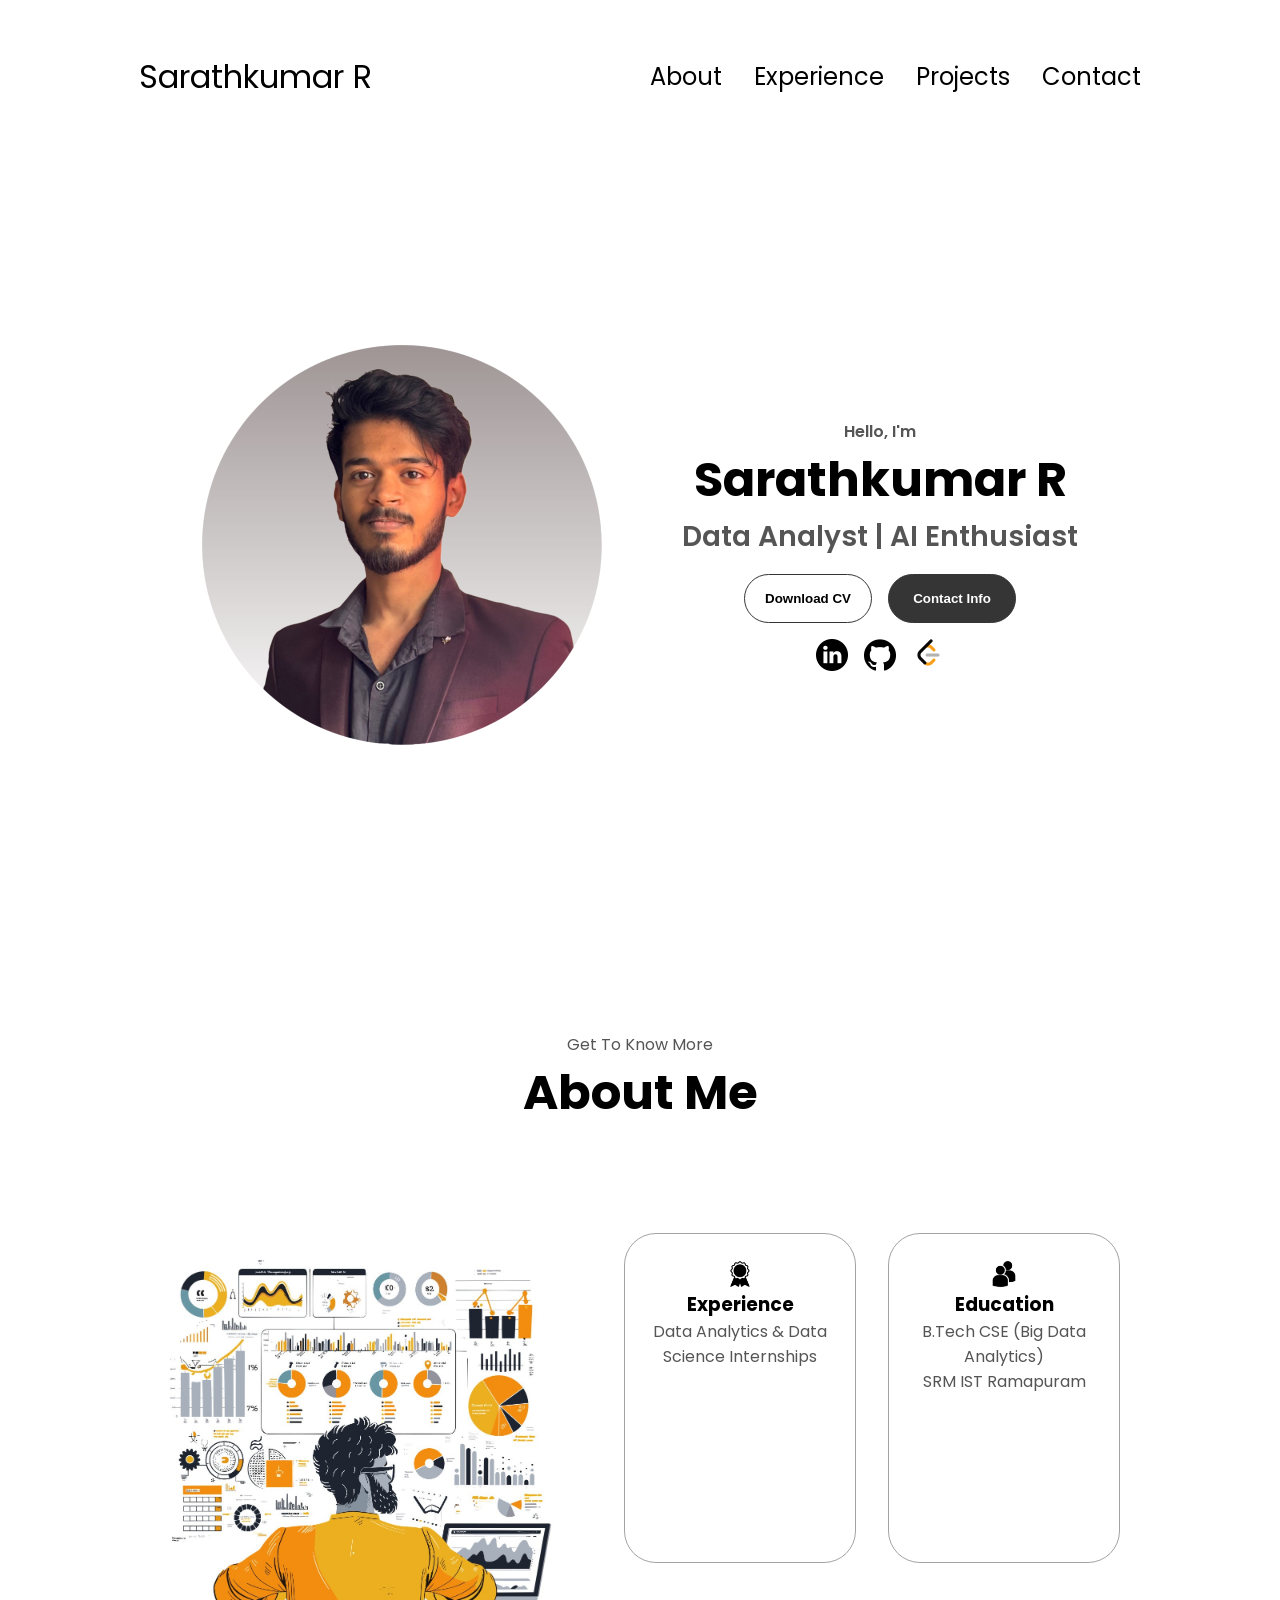
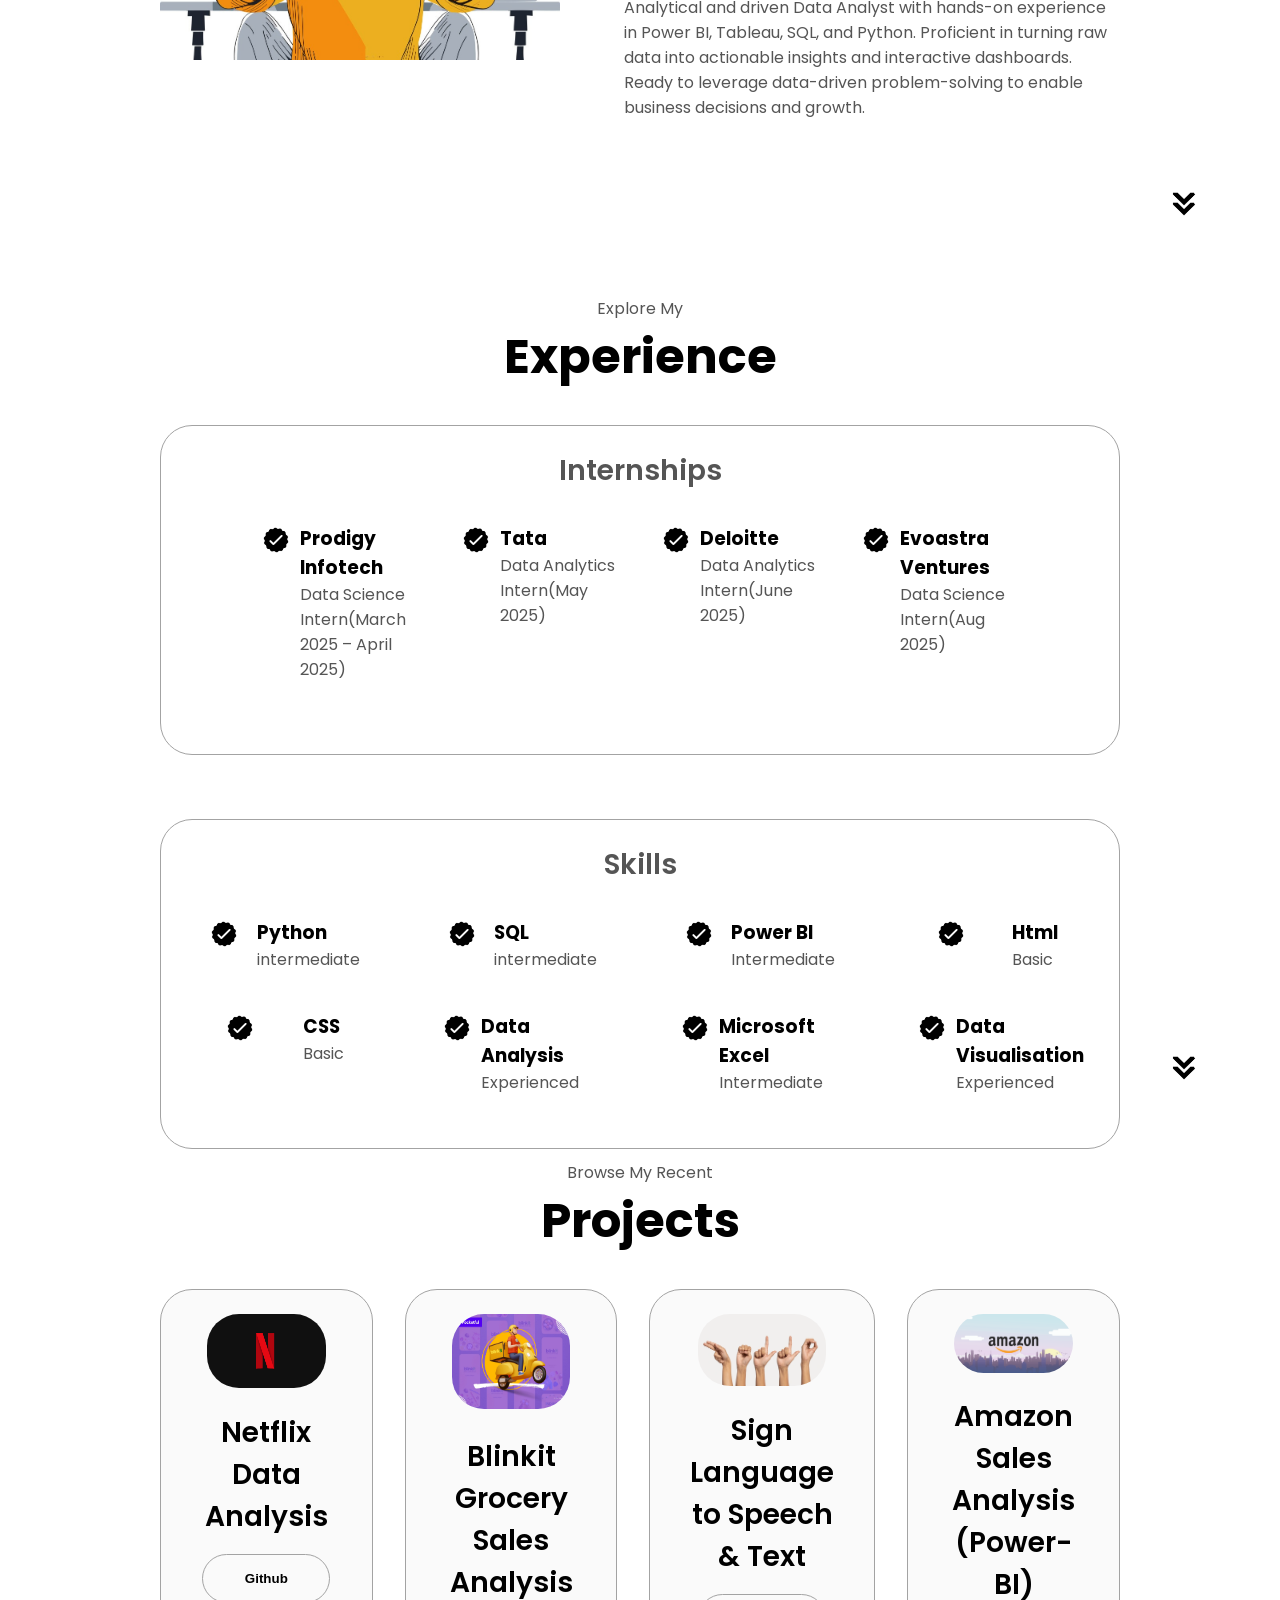
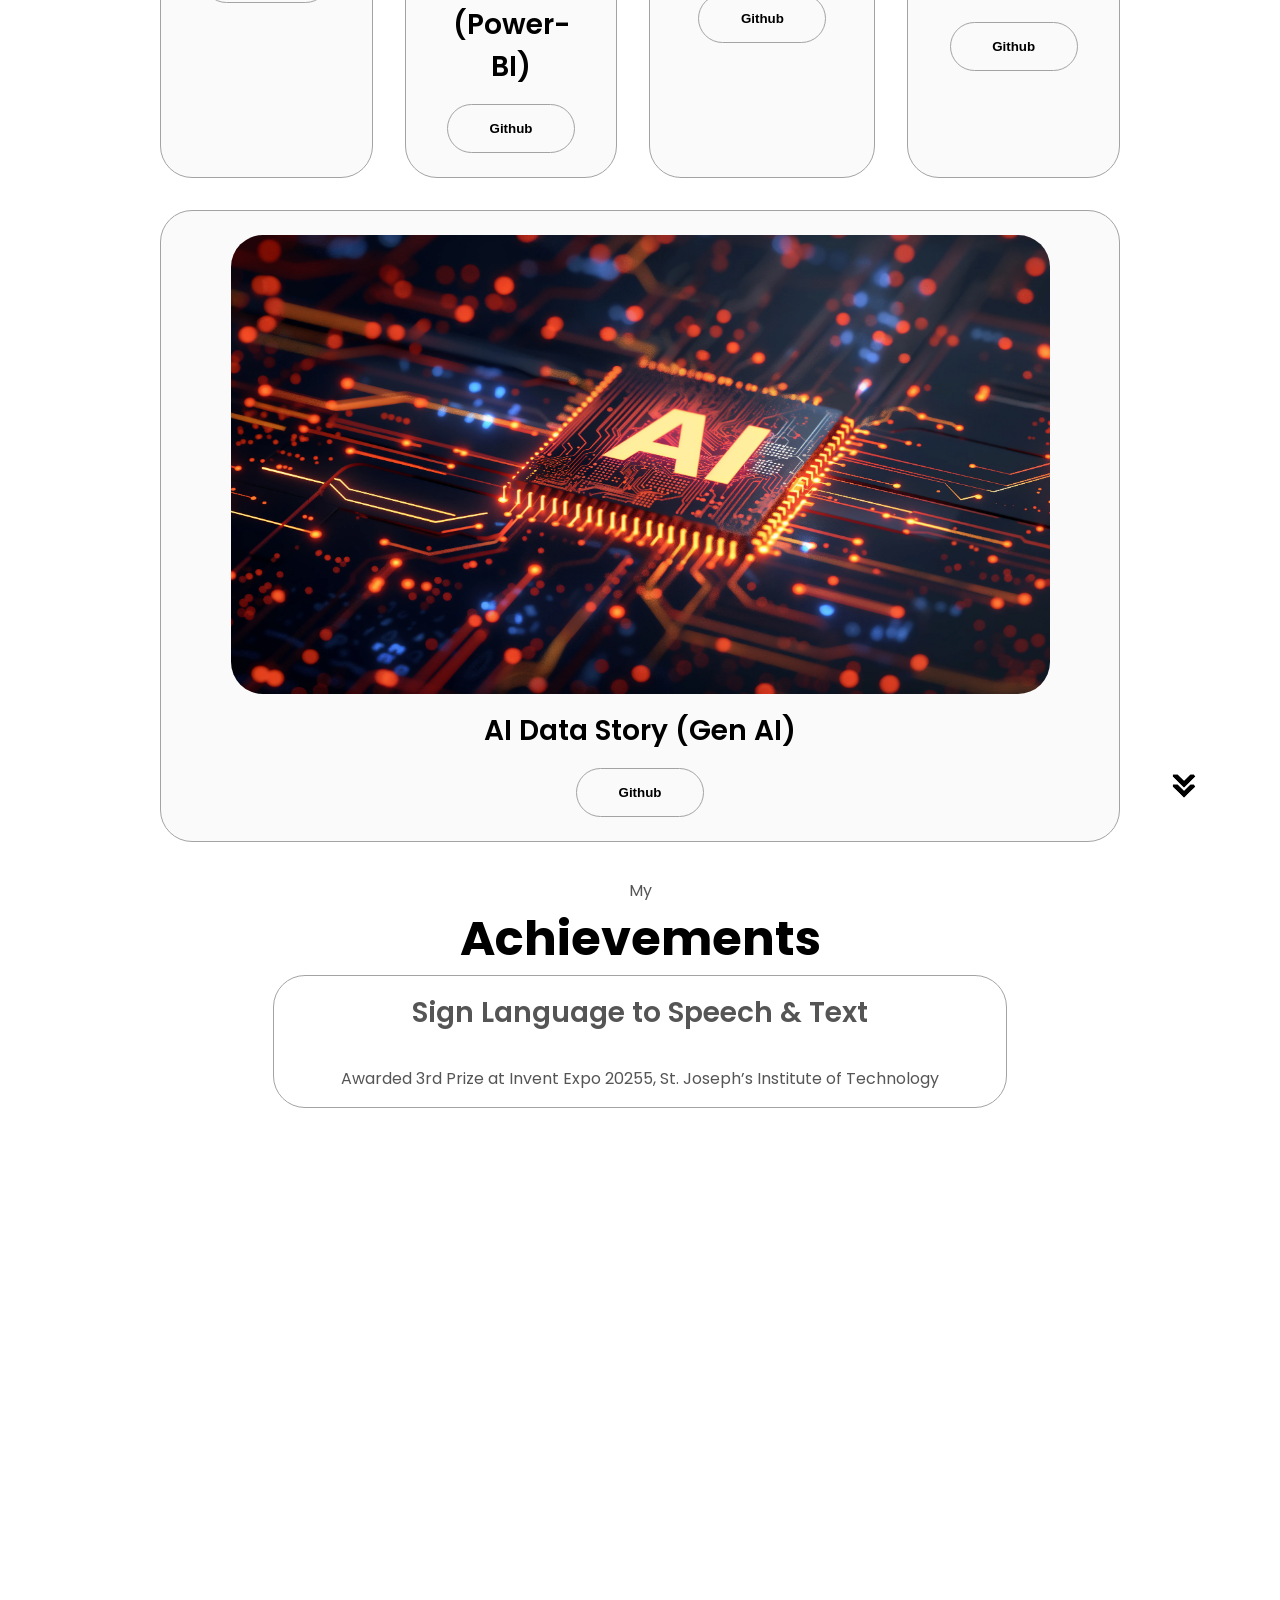
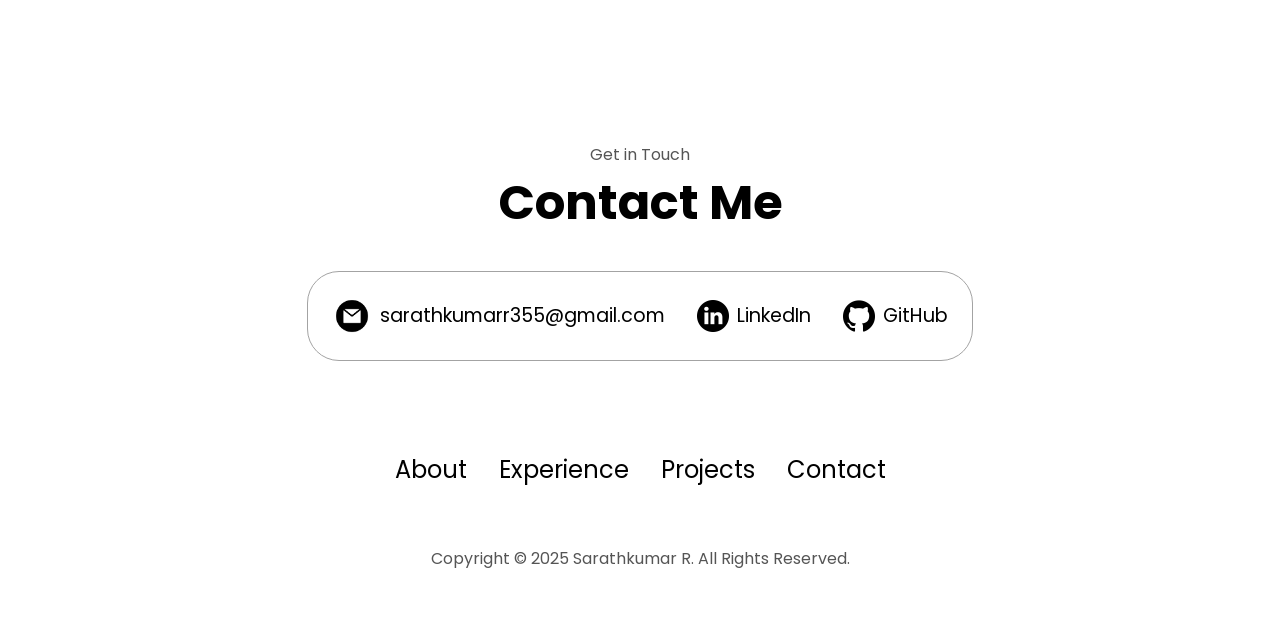
<file: index.html>
<!DOCTYPE html>
<html lang="en">
  <head>
    <meta charset="UTF-8" />
    <meta http-equiv="X-UA-Compatible" content="IE=edge" />
    <meta name="viewport" content="width=device-width, initial-scale=1.0" />
    <title>Sarathkumar R - Portfolio</title>
    <link rel="stylesheet" href="style.css" />
    <link rel="stylesheet" href="mediaqueries.css" />
  </head>
  <body>
    <!-- NAVIGATION -->
    <nav id="desktop-nav">
      <div class="logo">Sarathkumar R</div>
      <div>
        <ul class="nav-links">
          <li><a href="#about">About</a></li>
          <li><a href="#experience">Experience</a></li>
          <li><a href="#projects">Projects</a></li>
          <li><a href="#contact">Contact</a></li>
        </ul>
      </div>
    </nav>
    <nav id="hamburger-nav">
      <div class="logo">Sarathkumar R</div>
      <div class="hamburger-menu">
        <div class="hamburger-icon" onclick="toggleMenu()">
          <span></span>
          <span></span>
          <span></span>
        </div>
        <div class="menu-links">
          <li><a href="#about" onclick="toggleMenu()">About</a></li>
          <li><a href="#experience" onclick="toggleMenu()">Experience</a></li>
          <li><a href="#projects" onclick="toggleMenu()">Projects</a></li>
          <li><a href="#contact" onclick="toggleMenu()">Contact</a></li>
        </div>
      </div>
    </nav>

    <!-- PROFILE SECTION -->
    <section id="profile">
      <div class="section__pic-container">
        <img src="./assets/profile pic2.jpg" alt="Sarathkumar profile picture" />
      </div>
      <div class="section__text">
        <p class="section__text__p1">Hello, I'm</p>
        <h1 class="title">Sarathkumar R</h1>
        <p class="section__text__p2">Data Analyst | AI Enthusiast</p>
        <div class="btn-container">
          <button
            class="btn btn-color-2"
            onclick="window.open('./assets/Sarathkumar_R_Resume.pdf')"
          >
            Download CV
          </button>
          <button class="btn btn-color-1" onclick="location.href='./#contact'">
            Contact Info
          </button>
        </div>
        <div id="socials-container">
          <img
            src="./assets/linkedin.png"
            alt="My LinkedIn profile"
            class="icon"
            onclick="location.href='https://www.linkedin.com/in/sarathkumar-r-73a957294/'"
          />
          <img
            src="./assets/github.png"
            alt="My Github profile"
            class="icon"
            onclick="location.href='https://github.com/sarathkumar355'"
          />
          <img
            src="./assets/LeetCode.png"
            alt="My LeetCode profile"
            class="icon"
            onclick="location.href='https://leetcode.com/u/jlOtBkyRox/'"
          />
        </div>
      </div>
    </section>

    <!-- ABOUT SECTION -->
  <section id="about">
      <p class="section__text__p1">Get To Know More</p>
      <h1 class="title">About Me</h1>
      <div class="section-container">
        <div class="section__pic-container">
          <img src="./assets/about me.jpg" alt="Profile picture" class="about-pic" />
        </div>
        <div class="about-details-container">
          <div class="about-containers">
            <div class="details-container">
              <img src="./assets/experience.png" alt="Experience icon" class="icon" />
              <h3>Experience</h3>
              <p>Data Analytics & Data Science Internships</p>
            </div>
            <div class="details-container">
              <img src="./assets/education.png" alt="Education icon" class="icon" />
              <h3>Education</h3>
              <p>B.Tech CSE (Big Data Analytics)<br />SRM IST Ramapuram</p>
            </div>
          </div>
          <div class="text-container">
            <p>
              Analytical and driven Data Analyst with hands-on experience in Power BI, Tableau, SQL, and Python.
              Proficient in turning raw data into actionable insights and interactive dashboards. Ready to leverage
              data-driven problem-solving to enable business decisions and growth.
            </p>
          </div>
        </div>
      </div>
      <img src="./assets/arrow.png" alt="Arrow icon" class="icon arrow" onclick="location.href='./#experience'" />
    </section>

    <!-- EXPERIENCE SECTION -->
    <section id="experience">
      <p class="section__text__p1">Explore My</p>
      <h1 class="title">Experience</h1>
      <div class="experience-details-container">
        <div class="about-containers">
          <div class="details-container">
            <h2 class="experience-sub-title">Internships</h2>
            <div class="article-container">
              <article>
                <img
                  src="./assets/checkmark.png"
                  alt="Experience icon"
                  class="icon"
                />
                <div>
                  <h3>Prodigy Infotech</h3>
                  <p>Data Science Intern(March 2025 – April 2025)</p>
                </div>
              </article>
              <article>
                <img
                  src="./assets/checkmark.png"
                  alt="Experience icon"
                  class="icon"
                />
                <div>
                  <h3>Tata</h3>
                  <p>Data Analytics Intern(May 2025)</p>
                </div>
              </article>
              <article>
                <img
                  src="./assets/checkmark.png"
                  alt="Experience icon"
                  class="icon"
                />
                <div>
                  <h3>Deloitte</h3>
                  <p>Data Analytics Intern(June 2025)</p>
                </div>
              </article>
              <article>
                <img
                  src="./assets/checkmark.png"
                  alt="Experience icon"
                  class="icon"
                />
                <div>
                  <h3>Evoastra Ventures</h3>
                  <p>Data Science Intern(Aug 2025)</p>
                </div>
              </article>
              
            </div>
          </div>
      <div class="experience-details-container">
        <div class="about-containers">
          <div class="details-container">
            <h2 class="experience-sub-title">Skills</h2>
            <div class="article-container">
              <article>
                <img
                  src="./assets/checkmark.png"
                  alt="Experience icon"
                  class="icon"
                />
                <div>
                  <h3>Python</h3>
                  <p>intermediate</p>
                </div>
              </article>
              <article>
                <img
                  src="./assets/checkmark.png"
                  alt="Experience icon"
                  class="icon"
                />
                <div>
                  <h3>SQL</h3>
                  <p>intermediate</p>
                </div>
              </article>
              <article>
                <img
                  src="./assets/checkmark.png"
                  alt="Experience icon"
                  class="icon"
                />
                <div>
                  <h3>Power BI</h3>
                  <p>Intermediate</p>
                </div>
              </article>
              <article>
                <img
                  src="./assets/checkmark.png"
                  alt="Experience icon"
                  class="icon"
                />
                <div>
                  <h3>Html</h3>
                  <p>Basic</p>
                </div>
              </article>
              <article>
                <img
                  src="./assets/checkmark.png"
                  alt="Experience icon"
                  class="icon"
                />
                <div>
                  <h3>CSS</h3>
                  <p>Basic</p>
                </div>
              </article>
              <article>
                <img
                  src="./assets/checkmark.png"
                  alt="Experience icon"
                  class="icon"
                />
                <div>
                  <h3>Data Analysis</h3>
                  <p>Experienced</p>
                </div>
              </article>
              <article>
                <img
                  src="./assets/checkmark.png"
                  alt="Experience icon"
                  class="icon"
                />
                <div>
                  <h3>Microsoft Excel</h3>
                  <p>Intermediate</p>
                </div>
              </article>
              <article>
                <img
                  src="./assets/checkmark.png"
                  alt="Experience icon"
                  class="icon"
                />
                <div>
                  <h3>Data Visualisation</h3>
                  <p>Experienced</p>
                </div>
              </article>
            

      <img src="./assets/arrow.png" alt="Arrow icon" class="icon arrow" onclick="location.href='./#projects'" />
    </section>

    <!-- PROJECTS SECTION -->
    <section id="projects">
      <p class="section__text__p1">Browse My Recent</p>
      <h1 class="title">Projects</h1>
      <div class="experience-details-container">
        <div class="about-containers">
          <div class="details-container color-container">
            <div class="article-container">
              <img src="./assets/netflix.jpg" alt="Project 1" class="project-img" />
            </div>
            <h2 class="experience-sub-title project-title">Netflix Data Analysis</h2>
            <div class="btn-container">
              <button class="btn btn-color-2 project-btn" onclick="location.href='https://github.com/sarathkumar355/Netflix_data_analysis-2021-2024-'">Github</button>
            </div>
          </div>

          <div class="details-container color-container">
            <div class="article-container">
              <img src="./assets/blinkit.jpg" alt="Project 2" class="project-img" />
            </div>
            <h2 class="experience-sub-title project-title">Blinkit Grocery Sales Analysis (Power-BI)</h2>
            <div class="btn-container">
              <button class="btn btn-color-2 project-btn" onclick="location.href='https://github.com/sarathkumar355/-Blinkit-Grocery-Sales-Analysis-PowerBi'">Github</button>
            </div>
          </div>

          <div class="details-container color-container">
            <div class="article-container">
              <img src="./assets/signlang.webp" alt="Project 3" class="project-img" />
            </div>
            <h2 class="experience-sub-title project-title">Sign Language to Speech & Text</h2>
           <div class="btn-container">
              <button class="btn btn-color-2 project-btn" onclick="location.href='https://github.com/sarathkumar355/Sign-Language-to-Speech-and-Text'">Github</button>
            </div>
          </div>
          <div class="details-container color-container">
            <div class="article-container">
              <img src="./assets/amazon.png" alt="Project 4" class="project-img" />
            </div>
            <h2 class="experience-sub-title project-title">Amazon Sales Analysis (Power-BI)</h2>
           <div class="btn-container">
              <button class="btn btn-color-2 project-btn" onclick="location.href='https://github.com/sarathkumar355/Amazon-Sales-Analysis-Power-BI'">Github</button>
            </div>
          </div>
        </div>
      </div>
      <img src="./assets/arrow.png" alt="Arrow icon" class="icon arrow" onclick="location.href='./#contact'" />
      <div class="details-container color-container">
            <div class="article-container">
              <img src="./assets/ai.webp" alt="Project 5" class="project-img" />
            </div>
            <h2 class="experience-sub-title project-title">AI Data Story (Gen AI)</h2>
           <div class="btn-container">
              <button class="btn btn-color-2 project-btn" onclick="location.href='https://github.com/sarathkumar355/AI-DATA-STORY'">Github</button>
            </div>
          </div>
        </div>
      </div>
      <img src="./assets/arrow.png" alt="Arrow icon" class="icon arrow" onclick="location.href='./#contact'" />
    </section>

    <!-- ACHIEVEMENT SECTION -->
    <section id="achievements">
      <p class="section__text__p1">My</p>
      <h1 class="title">Achievements</h1>
      <div class="details-container">
        <h2 class="experience-sub-title">Sign Language to Speech & Text</h2>
        <p>Awarded 3rd Prize at Invent Expo 20255, St. Joseph’s Institute of Technology</p>
      </div>
    </section>


    <!-- CONTACT SECTION -->
    <section id="contact">
      <p class="section__text__p1">Get in Touch</p>
      <h1 class="title">Contact Me</h1>
      <div class="contact-info-upper-container">
        <div class="contact-info-container">
          <img src="./assets/email.png" alt="Email icon" class="icon contact-icon email-icon" />
          <p><a href="mailto:sarathkumarr355@gmail.com">sarathkumarr355@gmail.com</a></p>
        </div>
        <div class="contact-info-container">
          <img src="./assets/linkedin.png" alt="LinkedIn icon" class="icon contact-icon" />
          <p><a href="https://www.linkedin.com/in/sarathkumar-r-73a957294/">LinkedIn</a></p>
        </div>
        <div class="contact-info-container">
          <img src="./assets/github.png" alt="GitHub icon" class="icon contact-icon" />
          <p><a href="https://github.com/sarathkumar355">GitHub</a></p>
        </div>
      </div>
    </section>

    <!-- FOOTER -->
    <footer>
      <nav>
        <div class="nav-links-container">
          <ul class="nav-links">
            <li><a href="#about">About</a></li>
            <li><a href="#experience">Experience</a></li>
            <li><a href="#projects">Projects</a></li>
            <li><a href="#contact">Contact</a></li>
          </ul>
        </div>
      </nav>
      <p>Copyright &#169; 2025 Sarathkumar R. All Rights Reserved.</p>
    </footer>

    <script src="script.js"></script>
  </body>
</html>
</file>
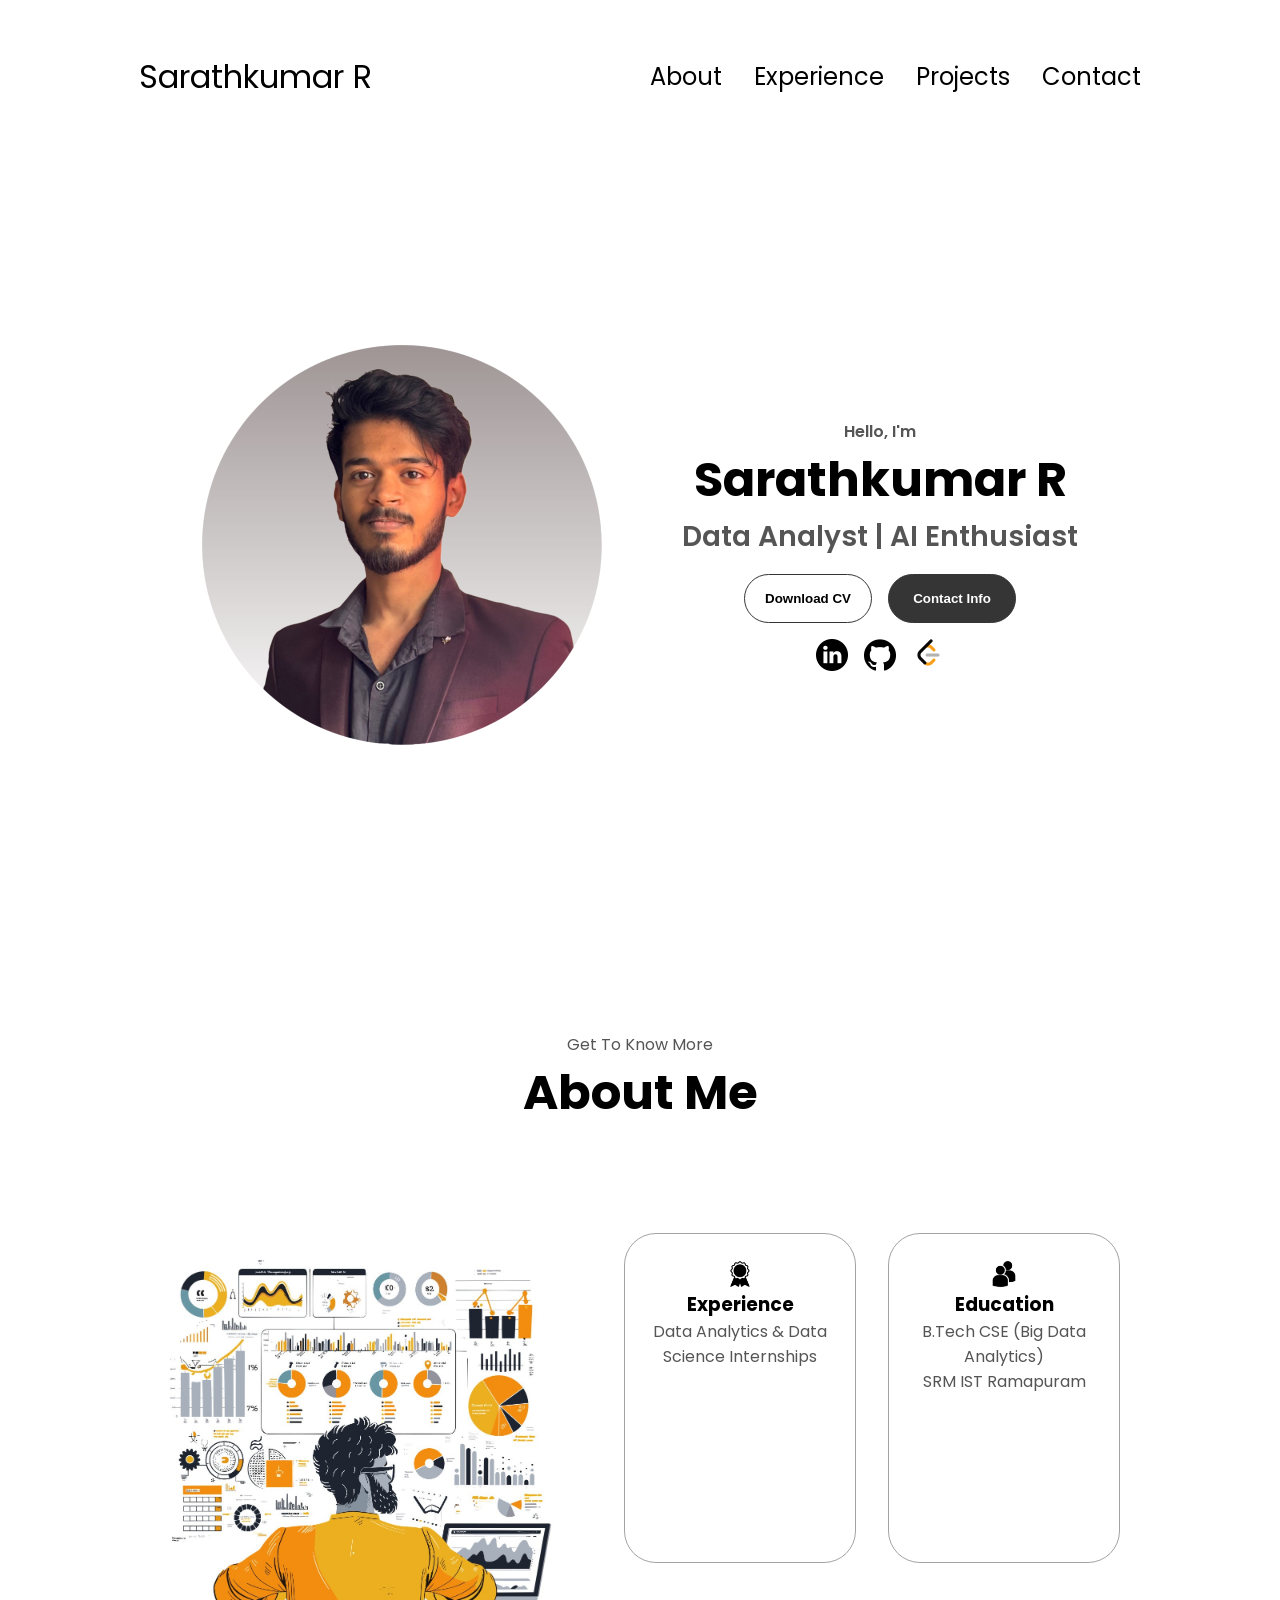
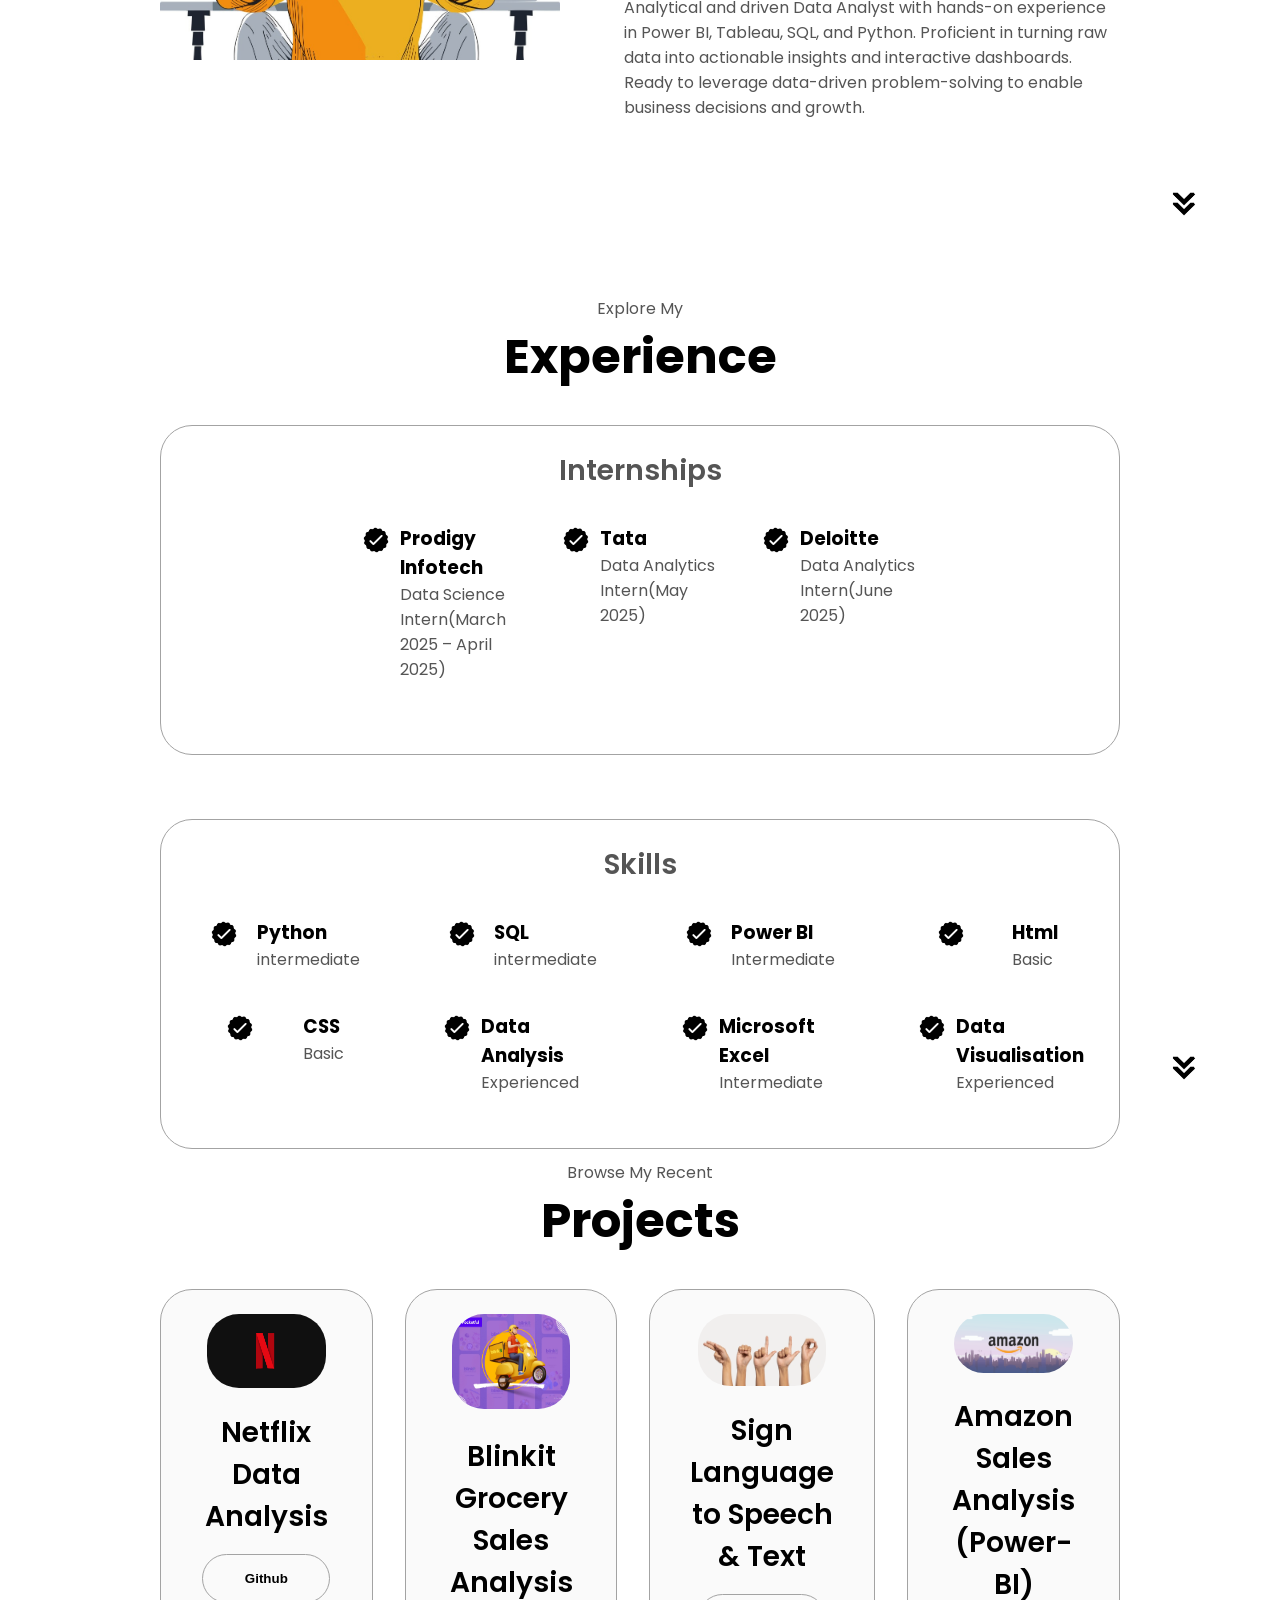
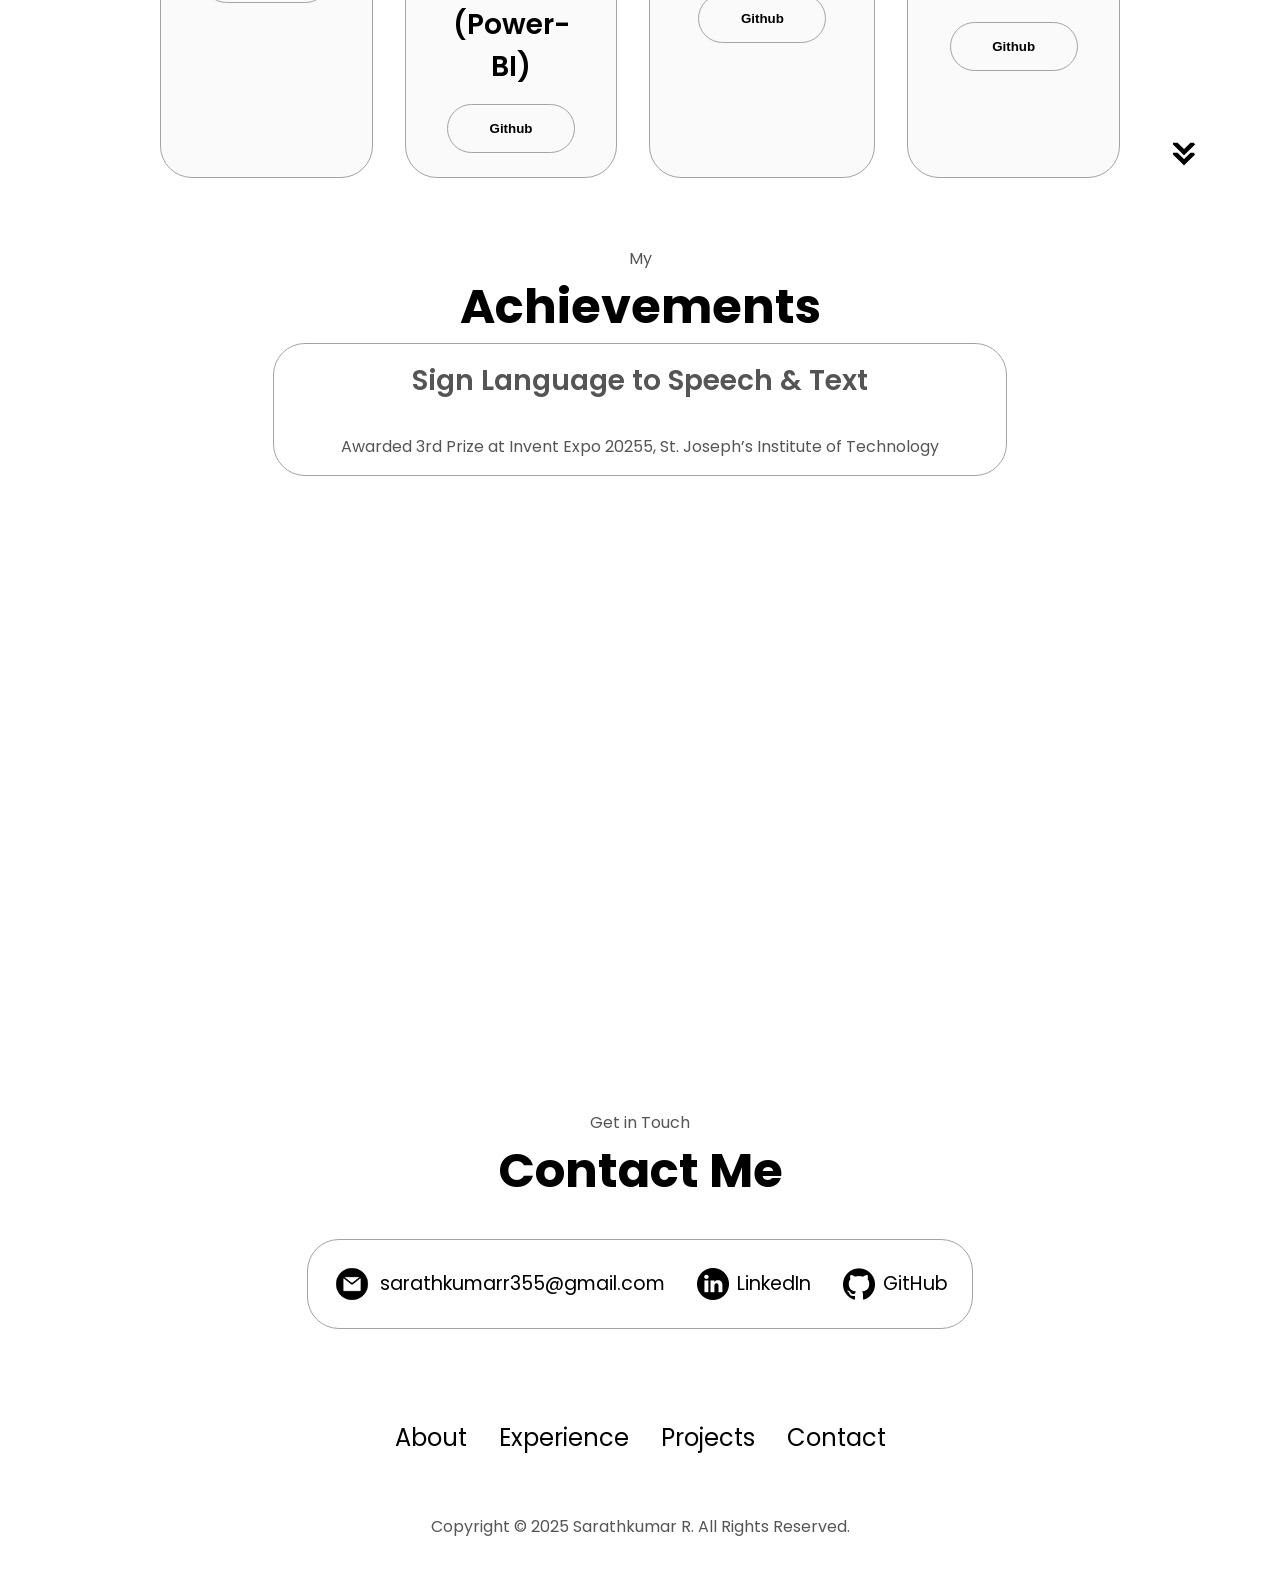
<file: html-css-js-portfolio-tutorial-2-main/index.html>
<!DOCTYPE html>
<html lang="en">
  <head>
    <meta charset="UTF-8" />
    <meta http-equiv="X-UA-Compatible" content="IE=edge" />
    <meta name="viewport" content="width=device-width, initial-scale=1.0" />
    <title>Sarathkumar R - Portfolio</title>
    <link rel="stylesheet" href="style.css" />
    <link rel="stylesheet" href="mediaqueries.css" />
  </head>
  <body>
    <!-- NAVIGATION -->
    <nav id="desktop-nav">
      <div class="logo">Sarathkumar R</div>
      <div>
        <ul class="nav-links">
          <li><a href="#about">About</a></li>
          <li><a href="#experience">Experience</a></li>
          <li><a href="#projects">Projects</a></li>
          <li><a href="#contact">Contact</a></li>
        </ul>
      </div>
    </nav>
    <nav id="hamburger-nav">
      <div class="logo">Sarathkumar R</div>
      <div class="hamburger-menu">
        <div class="hamburger-icon" onclick="toggleMenu()">
          <span></span>
          <span></span>
          <span></span>
        </div>
        <div class="menu-links">
          <li><a href="#about" onclick="toggleMenu()">About</a></li>
          <li><a href="#experience" onclick="toggleMenu()">Experience</a></li>
          <li><a href="#projects" onclick="toggleMenu()">Projects</a></li>
          <li><a href="#contact" onclick="toggleMenu()">Contact</a></li>
        </div>
      </div>
    </nav>

    <!-- PROFILE SECTION -->
    <section id="profile">
      <div class="section__pic-container">
        <img src="./assets/profile pic2.jpg" alt="Sarathkumar profile picture" />
      </div>
      <div class="section__text">
        <p class="section__text__p1">Hello, I'm</p>
        <h1 class="title">Sarathkumar R</h1>
        <p class="section__text__p2">Data Analyst | AI Enthusiast</p>
        <div class="btn-container">
          <button
            class="btn btn-color-2"
            onclick="window.open('./assets/Sarathkumar_R_Resume.pdf')"
          >
            Download CV
          </button>
          <button class="btn btn-color-1" onclick="location.href='./#contact'">
            Contact Info
          </button>
        </div>
        <div id="socials-container">
          <img
            src="./assets/linkedin.png"
            alt="My LinkedIn profile"
            class="icon"
            onclick="location.href='https://www.linkedin.com/in/sarathkumar-r-73a957294/'"
          />
          <img
            src="./assets/github.png"
            alt="My Github profile"
            class="icon"
            onclick="location.href='https://github.com/sarathkumar355'"
          />
          <img
            src="./assets/LeetCode.png"
            alt="My LeetCode profile"
            class="icon"
            onclick="location.href='https://leetcode.com/u/jlOtBkyRox/'"
          />
        </div>
      </div>
    </section>

    <!-- ABOUT SECTION -->
  <section id="about">
      <p class="section__text__p1">Get To Know More</p>
      <h1 class="title">About Me</h1>
      <div class="section-container">
        <div class="section__pic-container">
          <img src="./assets/about me.jpg" alt="Profile picture" class="about-pic" />
        </div>
        <div class="about-details-container">
          <div class="about-containers">
            <div class="details-container">
              <img src="./assets/experience.png" alt="Experience icon" class="icon" />
              <h3>Experience</h3>
              <p>Data Analytics & Data Science Internships</p>
            </div>
            <div class="details-container">
              <img src="./assets/education.png" alt="Education icon" class="icon" />
              <h3>Education</h3>
              <p>B.Tech CSE (Big Data Analytics)<br />SRM IST Ramapuram</p>
            </div>
          </div>
          <div class="text-container">
            <p>
              Analytical and driven Data Analyst with hands-on experience in Power BI, Tableau, SQL, and Python.
              Proficient in turning raw data into actionable insights and interactive dashboards. Ready to leverage
              data-driven problem-solving to enable business decisions and growth.
            </p>
          </div>
        </div>
      </div>
      <img src="./assets/arrow.png" alt="Arrow icon" class="icon arrow" onclick="location.href='./#experience'" />
    </section>

    <!-- EXPERIENCE SECTION -->
    <section id="experience">
      <p class="section__text__p1">Explore My</p>
      <h1 class="title">Experience</h1>
      <div class="experience-details-container">
        <div class="about-containers">
          <div class="details-container">
            <h2 class="experience-sub-title">Internships</h2>
            <div class="article-container">
              <article>
                <img
                  src="./assets/checkmark.png"
                  alt="Experience icon"
                  class="icon"
                />
                <div>
                  <h3>Prodigy Infotech</h3>
                  <p>Data Science Intern(March 2025 – April 2025)</p>
                </div>
              </article>
              <article>
                <img
                  src="./assets/checkmark.png"
                  alt="Experience icon"
                  class="icon"
                />
                <div>
                  <h3>Tata</h3>
                  <p>Data Analytics Intern(May 2025)</p>
                </div>
              </article>
              <article>
                <img
                  src="./assets/checkmark.png"
                  alt="Experience icon"
                  class="icon"
                />
                <div>
                  <h3>Deloitte</h3>
                  <p>Data Analytics Intern(June 2025)</p>
                </div>
              </article>
            </div>
          </div>
      <div class="experience-details-container">
        <div class="about-containers">
          <div class="details-container">
            <h2 class="experience-sub-title">Skills</h2>
            <div class="article-container">
              <article>
                <img
                  src="./assets/checkmark.png"
                  alt="Experience icon"
                  class="icon"
                />
                <div>
                  <h3>Python</h3>
                  <p>intermediate</p>
                </div>
              </article>
              <article>
                <img
                  src="./assets/checkmark.png"
                  alt="Experience icon"
                  class="icon"
                />
                <div>
                  <h3>SQL</h3>
                  <p>intermediate</p>
                </div>
              </article>
              <article>
                <img
                  src="./assets/checkmark.png"
                  alt="Experience icon"
                  class="icon"
                />
                <div>
                  <h3>Power BI</h3>
                  <p>Intermediate</p>
                </div>
              </article>
              <article>
                <img
                  src="./assets/checkmark.png"
                  alt="Experience icon"
                  class="icon"
                />
                <div>
                  <h3>Html</h3>
                  <p>Basic</p>
                </div>
              </article>
              <article>
                <img
                  src="./assets/checkmark.png"
                  alt="Experience icon"
                  class="icon"
                />
                <div>
                  <h3>CSS</h3>
                  <p>Basic</p>
                </div>
              </article>
              <article>
                <img
                  src="./assets/checkmark.png"
                  alt="Experience icon"
                  class="icon"
                />
                <div>
                  <h3>Data Analysis</h3>
                  <p>Experienced</p>
                </div>
              </article>
              <article>
                <img
                  src="./assets/checkmark.png"
                  alt="Experience icon"
                  class="icon"
                />
                <div>
                  <h3>Microsoft Excel</h3>
                  <p>Intermediate</p>
                </div>
              </article>
              <article>
                <img
                  src="./assets/checkmark.png"
                  alt="Experience icon"
                  class="icon"
                />
                <div>
                  <h3>Data Visualisation</h3>
                  <p>Experienced</p>
                </div>
              </article>
            

      <img src="./assets/arrow.png" alt="Arrow icon" class="icon arrow" onclick="location.href='./#projects'" />
    </section>

    <!-- PROJECTS SECTION -->
    <section id="projects">
      <p class="section__text__p1">Browse My Recent</p>
      <h1 class="title">Projects</h1>
      <div class="experience-details-container">
        <div class="about-containers">
          <div class="details-container color-container">
            <div class="article-container">
              <img src="./assets/netflix.jpg" alt="Project 1" class="project-img" />
            </div>
            <h2 class="experience-sub-title project-title">Netflix Data Analysis</h2>
            <div class="btn-container">
              <button class="btn btn-color-2 project-btn" onclick="location.href='https://github.com/sarathkumar355/Netflix_data_analysis-2021-2024'">Github</button>
            </div>
          </div>

          <div class="details-container color-container">
            <div class="article-container">
              <img src="./assets/blinkit.jpg" alt="Project 2" class="project-img" />
            </div>
            <h2 class="experience-sub-title project-title">Blinkit Grocery Sales Analysis (Power-BI)</h2>
            <div class="btn-container">
              <button class="btn btn-color-2 project-btn" onclick="location.href='https://github.com/sarathkumar355/-Blinkit-Grocery-Sales-Analysis-PowerBi'">Github</button>
            </div>
          </div>

          <div class="details-container color-container">
            <div class="article-container">
              <img src="./assets/signlang.webp" alt="Project 3" class="project-img" />
            </div>
            <h2 class="experience-sub-title project-title">Sign Language to Speech & Text</h2>
           <div class="btn-container">
              <button class="btn btn-color-2 project-btn" onclick="location.href='https://github.com/sarathkumar355/Sign-Language-to-Speech-and-Text'">Github</button>
            </div>
          </div>
          <div class="details-container color-container">
            <div class="article-container">
              <img src="./assets/amazon.png" alt="Project 3" class="project-img" />
            </div>
            <h2 class="experience-sub-title project-title">Amazon Sales Analysis (Power-BI)</h2>
           <div class="btn-container">
              <button class="btn btn-color-2 project-btn" onclick="location.href='https://github.com/sarathkumar355/Amazon-Sales-Analysis-Power-BI'">Github</button>
            </div>
          </div>
        </div>
      </div>
      <img src="./assets/arrow.png" alt="Arrow icon" class="icon arrow" onclick="location.href='./#contact'" />
    </section>

    <!-- ACHIEVEMENT SECTION -->
    <section id="achievements">
      <p class="section__text__p1">My</p>
      <h1 class="title">Achievements</h1>
      <div class="details-container">
        <h2 class="experience-sub-title">Sign Language to Speech & Text</h2>
        <p>Awarded 3rd Prize at Invent Expo 20255, St. Joseph’s Institute of Technology</p>
      </div>
    </section>


    <!-- CONTACT SECTION -->
    <section id="contact">
      <p class="section__text__p1">Get in Touch</p>
      <h1 class="title">Contact Me</h1>
      <div class="contact-info-upper-container">
        <div class="contact-info-container">
          <img src="./assets/email.png" alt="Email icon" class="icon contact-icon email-icon" />
          <p><a href="mailto:sarathkumarr355@gmail.com">sarathkumarr355@gmail.com</a></p>
        </div>
        <div class="contact-info-container">
          <img src="./assets/linkedin.png" alt="LinkedIn icon" class="icon contact-icon" />
          <p><a href="https://www.linkedin.com/in/sarathkumar-r-73a957294/">LinkedIn</a></p>
        </div>
        <div class="contact-info-container">
          <img src="./assets/github.png" alt="GitHub icon" class="icon contact-icon" />
          <p><a href="https://github.com/sarathkumar355">GitHub</a></p>
        </div>
      </div>
    </section>

    <!-- FOOTER -->
    <footer>
      <nav>
        <div class="nav-links-container">
          <ul class="nav-links">
            <li><a href="#about">About</a></li>
            <li><a href="#experience">Experience</a></li>
            <li><a href="#projects">Projects</a></li>
            <li><a href="#contact">Contact</a></li>
          </ul>
        </div>
      </nav>
      <p>Copyright &#169; 2025 Sarathkumar R. All Rights Reserved.</p>
    </footer>

    <script src="script.js"></script>
  </body>
</html>
</file>
<file: style.css>
/* GENERAL */

@import url("https://fonts.googleapis.com/css2?family=Poppins:wght@300;400;500;600&display=swap");

* {
  margin: 0;
  padding: 0;
}

body {
  font-family: "Poppins", sans-serif;
}

html {
  scroll-behavior: smooth;
}

p {
  color: rgb(85, 85, 85);
}

/* TRANSITION */

a,
.btn {
  transition: all 300ms ease;
}

/* DESKTOP NAV */

nav,
.nav-links {
  display: flex;
}

nav {
  justify-content: space-around;
  align-items: center;
  height: 17vh;
}

.nav-links {
  gap: 2rem;
  list-style: none;
  font-size: 1.5rem;
}

a {
  color: black;
  text-decoration: none;
  text-decoration-color: white;
}

a:hover {
  color: grey;
  text-decoration: underline;
  text-underline-offset: 1rem;
  text-decoration-color: rgb(181, 181, 181);
}

.logo {
  font-size: 2rem;
}

.logo:hover {
  cursor: default;
}

/* HAMBURGER MENU */

#hamburger-nav {
  display: none;
}

.hamburger-menu {
  position: relative;
  display: inline-block;
}

.hamburger-icon {
  display: flex;
  flex-direction: column;
  justify-content: space-between;
  height: 24px;
  width: 30px;
  cursor: pointer;
}

.hamburger-icon span {
  width: 100%;
  height: 2px;
  background-color: black;
  transition: all 0.3 ease-in-out;
}

.menu-links {
  position: absolute;
  top: 100%;
  right: 0;
  background-color: white;
  width: fit-content;
  max-height: 0;
  overflow: hidden;
  transition: all 0.3 ease-in-out;
}

.menu-links a {
  display: block;
  padding: 10px;
  text-align: center;
  font-size: 1.5rem;
  color: black;
  text-decoration: none;
  transition: all 0.3 ease-in-out;
}

.menu-links li {
  list-style: none;
}

.menu-links.open {
  max-height: 300px;
}

.hamburger-icon.open span:first-child {
  transform: rotate(45deg) translate(10px, 5px);
}

.hamburger-icon.open span:nth-child(2) {
  opacity: 0;
}

.hamburger-icon.open span:last-child {
  transform: rotate(-45deg) translate(10px, -5px);
}

.hamburger-icon span:first-child {
  transform: none;
}

.hamburger-icon span:first-child {
  opacity: 1;
}

.hamburger-icon span:first-child {
  transform: none;
}

/* SECTIONS */

section {
  padding-top: 4vh;
  height: 96vh;
  margin: 0 10rem;
  box-sizing: border-box;
  min-height: fit-content;
}

.section-container {
  display: flex;
}

/* PROFILE SECTION */

#profile {
  display: flex;
  justify-content: center;
  gap: 5rem;
  height: 80vh;
}

.section__pic-container {
  display: flex;
  height: 400px;
  width: 400px;
  margin: auto 0;
}

.section__text {
  align-self: center;
  text-align: center;
}

.section__text p {
  font-weight: 600;
}

.section__text__p1 {
  text-align: center;
}

.section__text__p2 {
  font-size: 1.75rem;
  margin-bottom: 1rem;
}

.title {
  font-size: 3rem;
  text-align: center;
}

#socials-container {
  display: flex;
  justify-content: center;
  margin-top: 1rem;
  gap: 1rem;
}

/* ICONS */

.icon {
  cursor: pointer;
  height: 2rem;
}

/* BUTTONS */

.btn-container {
  display: flex;
  justify-content: center;
  gap: 1rem;
}

.btn {
  font-weight: 600;
  transition: all 300ms ease;
  padding: 1rem;
  width: 8rem;
  border-radius: 2rem;
}

.btn-color-1,
.btn-color-2 {
  border: rgb(53, 53, 53) 0.1rem solid;
}

.btn-color-1:hover,
.btn-color-2:hover {
  cursor: pointer;
}

.btn-color-1,
.btn-color-2:hover {
  background: rgb(53, 53, 53);
  color: white;
}

.btn-color-1:hover {
  background: rgb(0, 0, 0);
}

.btn-color-2 {
  background: none;
}

.btn-color-2:hover {
  border: rgb(255, 255, 255) 0.1rem solid;
}

.btn-container {
  gap: 1rem;
}

/* ABOUT SECTION */

#about {
  position: relative;
}

.about-containers {
  display: flex;
  gap: 2rem;
  margin-bottom: 2rem;
  margin-top: 2rem;
  justify-content: center;
  align-items: stretch; /* ensures equal height */
}


.about-details-container {
  justify-content: center;
  flex-direction: column;
}

.about-containers,
.about-details-container {
  display: flex;
}

.about-pic {
  border-radius: 2rem;
}

.arrow {
  position: absolute;
  right: -5rem;
  bottom: 2.5rem;
}

.details-container {
  padding: 1.5rem;
  flex: 1;
  background: white;
  border-radius: 2rem;
  border: rgb(53, 53, 53) 0.1rem solid;
  border-color: rgb(163, 163, 163);
  text-align: center;

  /* NEW LINES TO ALIGN PROPERLY */
  display: flex;
  flex-direction: column;
  justify-content: flex-start;
  align-items: center;
  min-height: 280px; /* force equal height */
}


.section-container {
  gap: 4rem;
  height: 80%;
}

.section__pic-container {
  height: 400px;
  width: 400px;
  margin: auto 0;
}

/* EXPERIENCE SECTION */

#experience {
  position: relative;
}

.experience-sub-title {
  color: rgb(85, 85, 85);
  font-weight: 600;
  font-size: 1.75rem;
  margin-bottom: 2rem;
}

.experience-details-container {
  display: flex;
  justify-content: center;
  flex-direction: column;
}

.article-container {
  display: flex;
  text-align: initial;
  flex-wrap: wrap;
  flex-direction: row;
  gap: 2.5rem;
  justify-content: space-around;
}

article {
  display: flex;
  width: 10rem;
  justify-content: space-around;
  gap: 0.5rem;
}

article .icon {
  cursor: default;
}

/* PROJECTS SECTION */

#projects {
  position: relative;
}

.color-container {
  border-color: rgb(163, 163, 163);
  background: rgb(250, 250, 250);
}

.project-img {
  border-radius: 2rem;
  width: 90%;
  height: 90%;
}

.project-title {
  margin: 1rem;
  color: black;
}

.project-btn {
  color: black;
  border-color: rgb(163, 163, 163);
}
/* Achievements Section */
#achievements .details-container {
  min-height: auto;      /* remove forced height */
  padding: 1rem;         /* reduce padding */
  max-width: 700px;      /* keep it centered & smaller */
  margin: 0 auto;        /* center align */
}

/* CONTACT */

#contact {
  display: flex;
  justify-content: center;
  flex-direction: column;
  height: 70vh;
}

.contact-info-upper-container {
  display: flex;
  justify-content: center;
  border-radius: 2rem;
  border: rgb(53, 53, 53) 0.1rem solid;
  border-color: rgb(163, 163, 163);
  background: (250, 250, 250);
  margin: 2rem auto;
  padding: 0.5rem;
}

.contact-info-container {
  display: flex;
  align-items: center;
  justify-content: center;
  gap: 0.5rem;
  margin: 1rem;
}

.contact-info-container p {
  font-size: larger;
}

.contact-icon {
  cursor: default;
}

.email-icon {
  height: 2.5rem;
}

/* FOOTER SECTION */

footer {
  height: 26vh;
  margin: 0 1rem;
}

footer p {
  text-align: center;
}
/* Remove extra spacing below Achievements */
/* Fix extra white space after Achievements */
#achievements {
  margin-bottom: 0;   /* remove extra margin */
  padding-bottom: 0;  /* remove extra padding */
}

#achievements .details-container {
  margin-bottom: 0;   /* no extra gap inside */
}
</file>
<file: mediaqueries.css>
@media screen and (max-width: 1400px) {
  #profile {
    height: 83vh;
    margin-bottom: 6rem;
  }
  .about-containers {
    flex-wrap: wrap;
  }
  #contact,
  #projects {
    height: fit-content;
  }
}

@media screen and (max-width: 1200px) {
  #desktop-nav {
    display: none;
  }
  #hamburger-nav {
    display: flex;
  }
  #experience,
  .experience-details-container {
    margin-top: 2rem;
  }
  #profile,
  .section-container {
    display: block;
  }
  .arrow {
    display: none;
  }
  section,
  .section-container {
    height: fit-content;
  }
  section {
    margin: 0 5%;
  }
  .section__pic-container {
    width: 275px;
    height: 275px;
    margin: 0 auto 2rem;
  }
  .about-containers {
    margin-top: 0;
  }
}

@media screen and (max-width: 600px) {
  #contact,
  footer {
    height: 40vh;
  }
  #profile {
    height: 83vh;
    margin-bottom: 0;
  }
  article {
    font-size: 1rem;
  }
  footer nav {
    height: fit-content;
    margin-bottom: 2rem;
  }
  .about-containers,
  .contact-info-upper-container,
  .btn-container {
    flex-wrap: wrap;
  }
  .contact-info-container {
    margin: 0;
  }
  .contact-info-container p,
  .nav-links li a {
    font-size: 1rem;
  }
  .experience-sub-title {
    font-size: 1.25rem;
  }
  .logo {
    font-size: 1.5rem;
  }
  .nav-links {
    flex-direction: column;
    gap: 0.5rem;
    text-align: center;
  }
  .section__pic-container {
    width: auto;
    height: 46vw;
    justify-content: center;
  }
  .section__text__p2 {
    font-size: 1.25rem;
  }
  .title {
    font-size: 2rem;
  }
  .text-container {
    text-align: justify;
  }
}
</file>
<file: html-css-js-portfolio-tutorial-2-main/style.css>
/* GENERAL */

@import url("https://fonts.googleapis.com/css2?family=Poppins:wght@300;400;500;600&display=swap");

* {
  margin: 0;
  padding: 0;
}

body {
  font-family: "Poppins", sans-serif;
}

html {
  scroll-behavior: smooth;
}

p {
  color: rgb(85, 85, 85);
}

/* TRANSITION */

a,
.btn {
  transition: all 300ms ease;
}

/* DESKTOP NAV */

nav,
.nav-links {
  display: flex;
}

nav {
  justify-content: space-around;
  align-items: center;
  height: 17vh;
}

.nav-links {
  gap: 2rem;
  list-style: none;
  font-size: 1.5rem;
}

a {
  color: black;
  text-decoration: none;
  text-decoration-color: white;
}

a:hover {
  color: grey;
  text-decoration: underline;
  text-underline-offset: 1rem;
  text-decoration-color: rgb(181, 181, 181);
}

.logo {
  font-size: 2rem;
}

.logo:hover {
  cursor: default;
}

/* HAMBURGER MENU */

#hamburger-nav {
  display: none;
}

.hamburger-menu {
  position: relative;
  display: inline-block;
}

.hamburger-icon {
  display: flex;
  flex-direction: column;
  justify-content: space-between;
  height: 24px;
  width: 30px;
  cursor: pointer;
}

.hamburger-icon span {
  width: 100%;
  height: 2px;
  background-color: black;
  transition: all 0.3 ease-in-out;
}

.menu-links {
  position: absolute;
  top: 100%;
  right: 0;
  background-color: white;
  width: fit-content;
  max-height: 0;
  overflow: hidden;
  transition: all 0.3 ease-in-out;
}

.menu-links a {
  display: block;
  padding: 10px;
  text-align: center;
  font-size: 1.5rem;
  color: black;
  text-decoration: none;
  transition: all 0.3 ease-in-out;
}

.menu-links li {
  list-style: none;
}

.menu-links.open {
  max-height: 300px;
}

.hamburger-icon.open span:first-child {
  transform: rotate(45deg) translate(10px, 5px);
}

.hamburger-icon.open span:nth-child(2) {
  opacity: 0;
}

.hamburger-icon.open span:last-child {
  transform: rotate(-45deg) translate(10px, -5px);
}

.hamburger-icon span:first-child {
  transform: none;
}

.hamburger-icon span:first-child {
  opacity: 1;
}

.hamburger-icon span:first-child {
  transform: none;
}

/* SECTIONS */

section {
  padding-top: 4vh;
  height: 96vh;
  margin: 0 10rem;
  box-sizing: border-box;
  min-height: fit-content;
}

.section-container {
  display: flex;
}

/* PROFILE SECTION */

#profile {
  display: flex;
  justify-content: center;
  gap: 5rem;
  height: 80vh;
}

.section__pic-container {
  display: flex;
  height: 400px;
  width: 400px;
  margin: auto 0;
}

.section__text {
  align-self: center;
  text-align: center;
}

.section__text p {
  font-weight: 600;
}

.section__text__p1 {
  text-align: center;
}

.section__text__p2 {
  font-size: 1.75rem;
  margin-bottom: 1rem;
}

.title {
  font-size: 3rem;
  text-align: center;
}

#socials-container {
  display: flex;
  justify-content: center;
  margin-top: 1rem;
  gap: 1rem;
}

/* ICONS */

.icon {
  cursor: pointer;
  height: 2rem;
}

/* BUTTONS */

.btn-container {
  display: flex;
  justify-content: center;
  gap: 1rem;
}

.btn {
  font-weight: 600;
  transition: all 300ms ease;
  padding: 1rem;
  width: 8rem;
  border-radius: 2rem;
}

.btn-color-1,
.btn-color-2 {
  border: rgb(53, 53, 53) 0.1rem solid;
}

.btn-color-1:hover,
.btn-color-2:hover {
  cursor: pointer;
}

.btn-color-1,
.btn-color-2:hover {
  background: rgb(53, 53, 53);
  color: white;
}

.btn-color-1:hover {
  background: rgb(0, 0, 0);
}

.btn-color-2 {
  background: none;
}

.btn-color-2:hover {
  border: rgb(255, 255, 255) 0.1rem solid;
}

.btn-container {
  gap: 1rem;
}

/* ABOUT SECTION */

#about {
  position: relative;
}

.about-containers {
  display: flex;
  gap: 2rem;
  margin-bottom: 2rem;
  margin-top: 2rem;
  justify-content: center;
  align-items: stretch; /* ensures equal height */
}


.about-details-container {
  justify-content: center;
  flex-direction: column;
}

.about-containers,
.about-details-container {
  display: flex;
}

.about-pic {
  border-radius: 2rem;
}

.arrow {
  position: absolute;
  right: -5rem;
  bottom: 2.5rem;
}

.details-container {
  padding: 1.5rem;
  flex: 1;
  background: white;
  border-radius: 2rem;
  border: rgb(53, 53, 53) 0.1rem solid;
  border-color: rgb(163, 163, 163);
  text-align: center;

  /* NEW LINES TO ALIGN PROPERLY */
  display: flex;
  flex-direction: column;
  justify-content: flex-start;
  align-items: center;
  min-height: 280px; /* force equal height */
}


.section-container {
  gap: 4rem;
  height: 80%;
}

.section__pic-container {
  height: 400px;
  width: 400px;
  margin: auto 0;
}

/* EXPERIENCE SECTION */

#experience {
  position: relative;
}

.experience-sub-title {
  color: rgb(85, 85, 85);
  font-weight: 600;
  font-size: 1.75rem;
  margin-bottom: 2rem;
}

.experience-details-container {
  display: flex;
  justify-content: center;
  flex-direction: column;
}

.article-container {
  display: flex;
  text-align: initial;
  flex-wrap: wrap;
  flex-direction: row;
  gap: 2.5rem;
  justify-content: space-around;
}

article {
  display: flex;
  width: 10rem;
  justify-content: space-around;
  gap: 0.5rem;
}

article .icon {
  cursor: default;
}

/* PROJECTS SECTION */

#projects {
  position: relative;
}

.color-container {
  border-color: rgb(163, 163, 163);
  background: rgb(250, 250, 250);
}

.project-img {
  border-radius: 2rem;
  width: 90%;
  height: 90%;
}

.project-title {
  margin: 1rem;
  color: black;
}

.project-btn {
  color: black;
  border-color: rgb(163, 163, 163);
}
/* Achievements Section */
#achievements .details-container {
  min-height: auto;      /* remove forced height */
  padding: 1rem;         /* reduce padding */
  max-width: 700px;      /* keep it centered & smaller */
  margin: 0 auto;        /* center align */
}

/* CONTACT */

#contact {
  display: flex;
  justify-content: center;
  flex-direction: column;
  height: 70vh;
}

.contact-info-upper-container {
  display: flex;
  justify-content: center;
  border-radius: 2rem;
  border: rgb(53, 53, 53) 0.1rem solid;
  border-color: rgb(163, 163, 163);
  background: (250, 250, 250);
  margin: 2rem auto;
  padding: 0.5rem;
}

.contact-info-container {
  display: flex;
  align-items: center;
  justify-content: center;
  gap: 0.5rem;
  margin: 1rem;
}

.contact-info-container p {
  font-size: larger;
}

.contact-icon {
  cursor: default;
}

.email-icon {
  height: 2.5rem;
}

/* FOOTER SECTION */

footer {
  height: 26vh;
  margin: 0 1rem;
}

footer p {
  text-align: center;
}
/* Remove extra spacing below Achievements */
/* Fix extra white space after Achievements */
#achievements {
  margin-bottom: 0;   /* remove extra margin */
  padding-bottom: 0;  /* remove extra padding */
}

#achievements .details-container {
  margin-bottom: 0;   /* no extra gap inside */
}
</file>
<file: html-css-js-portfolio-tutorial-2-main/mediaqueries.css>
@media screen and (max-width: 1400px) {
  #profile {
    height: 83vh;
    margin-bottom: 6rem;
  }
  .about-containers {
    flex-wrap: wrap;
  }
  #contact,
  #projects {
    height: fit-content;
  }
}

@media screen and (max-width: 1200px) {
  #desktop-nav {
    display: none;
  }
  #hamburger-nav {
    display: flex;
  }
  #experience,
  .experience-details-container {
    margin-top: 2rem;
  }
  #profile,
  .section-container {
    display: block;
  }
  .arrow {
    display: none;
  }
  section,
  .section-container {
    height: fit-content;
  }
  section {
    margin: 0 5%;
  }
  .section__pic-container {
    width: 275px;
    height: 275px;
    margin: 0 auto 2rem;
  }
  .about-containers {
    margin-top: 0;
  }
}

@media screen and (max-width: 600px) {
  #contact,
  footer {
    height: 40vh;
  }
  #profile {
    height: 83vh;
    margin-bottom: 0;
  }
  article {
    font-size: 1rem;
  }
  footer nav {
    height: fit-content;
    margin-bottom: 2rem;
  }
  .about-containers,
  .contact-info-upper-container,
  .btn-container {
    flex-wrap: wrap;
  }
  .contact-info-container {
    margin: 0;
  }
  .contact-info-container p,
  .nav-links li a {
    font-size: 1rem;
  }
  .experience-sub-title {
    font-size: 1.25rem;
  }
  .logo {
    font-size: 1.5rem;
  }
  .nav-links {
    flex-direction: column;
    gap: 0.5rem;
    text-align: center;
  }
  .section__pic-container {
    width: auto;
    height: 46vw;
    justify-content: center;
  }
  .section__text__p2 {
    font-size: 1.25rem;
  }
  .title {
    font-size: 2rem;
  }
  .text-container {
    text-align: justify;
  }
}
</file>
